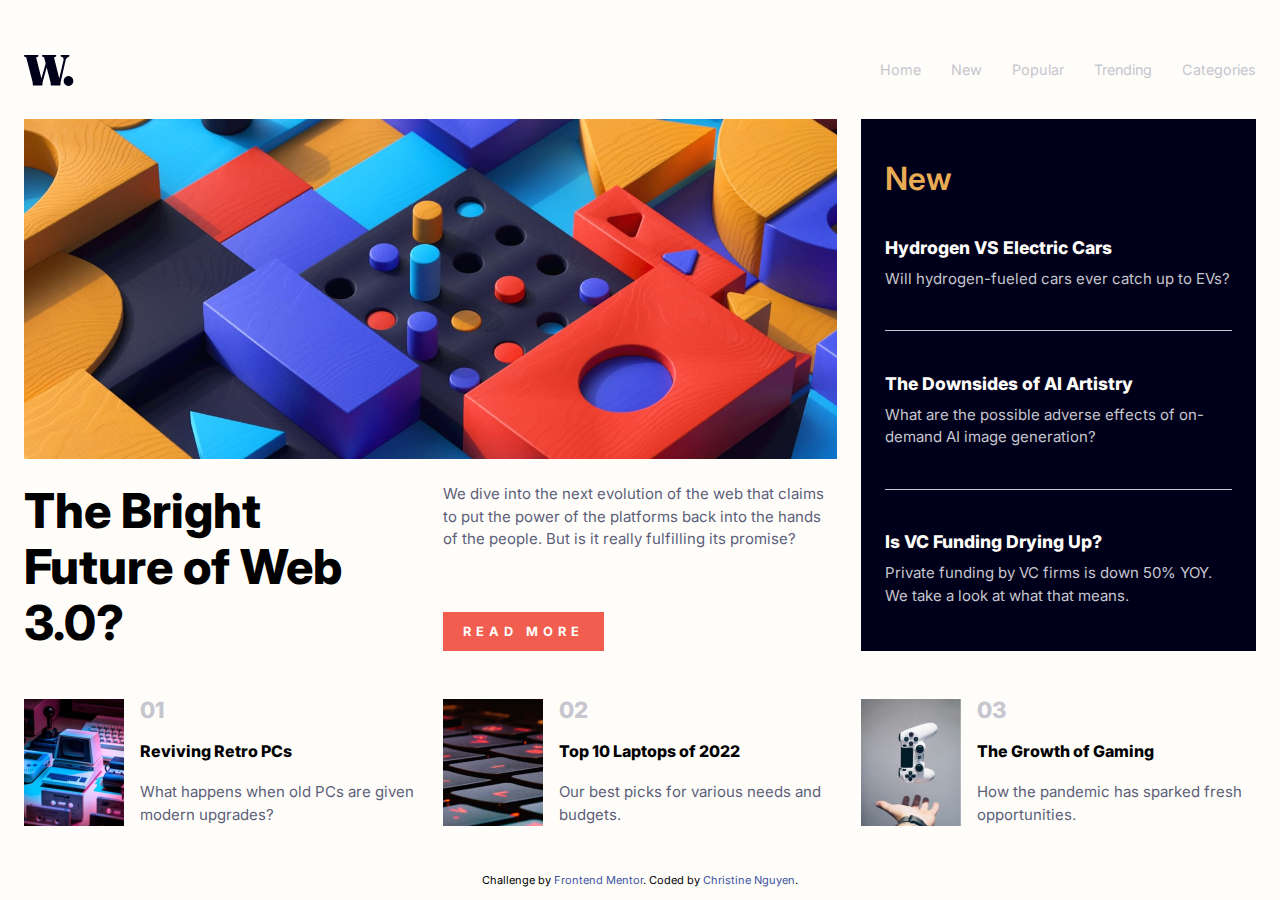
<file: index.html>
<!DOCTYPE html>
<html lang="en">

<head>
  <meta charset="UTF-8">
  <meta name="viewport" content="width=device-width, initial-scale=1.0"> <!-- displays site properly based on user's device -->
  <link rel="icon" type="image/png" sizes="32x32" href="./assets/images/favicon-32x32.png">
  <link href='index.css' rel='stylesheet'>

  <!-- custom Google font 
  convert available fonts to web friendly, optimised format
  -->
  <link rel="preconnect" href="https://fonts.googleapis.com">
  <link rel="preconnect" href="https://fonts.gstatic.com" crossorigin>
  <link href="https://fonts.googleapis.com/css2?family=Inter:wght@400;700;800&display=swap" rel="stylesheet">


  <title>Frontend Mentor | News homepage</title>
</head>

<body>

  
  <div class="content">

    <nav>
      <a class="home" href="https://chrispycrust.github.io/news-homepage/">
        <img class="logo" src="./assets/images/logo.svg" alt="" width="" height="" />
        <!--<h1>W.
        </h1>-->
      </a>

      <button class="nav-expander">
        <img src="./assets/images/icon-menu.svg" alt="" width="" height="" />
      </button>

      <ul>
        <a href="#"><li>Home
        </li></a>
        <a href="#"><li>New
        </li></a>
        <a href="#"><li>Popular
        </li></a>
        <a href="#"><li>Trending
        </li></a>
        <a href="#"><li>Categories
        </li></a>
      </ul>

      <div class="mobile-menu">
        <button class="nav-close">
          <img src="./assets/images/icon-menu-close.svg" alt="" width="" height="" />
        </button>
  
        <ul>
          <a href="#"><li>Home
          </li></a>
          <a href="#"><li>New
          </li></a>
          <a href="#"><li>Popular
          </li></a>
          <a href="#"><li>Trending
          </li></a>
          <a href="#"><li>Categories
          </li></a>
        </ul>
      </div>

    </nav>

    <div class="screen"></div>
    
    <main>
      <!--
              <img 
        srcset="./assets/images/image-web-3-desktop.jpg 686w, ./assets/images/image-web-3-desktop.jpg 1460w"
        sizes ="(max-width: 520px) 520px, 900px" 
        src="./assets/images/image-web-3-mobile.jpg" 
        alt="filler text" />
              -->
      <picture>
        <source media="(max-width: 520px)" srcset="./assets/images/image-web-3-mobile.jpg" />
        <source media="(min-width: 520px)" srcset="./assets/images/image-web-3-desktop.jpg" />
        <img src="./assets/images/image-web-3-desktop.jpg" alt="filler text" />
      </picture>
      <h2> 
        The Bright Future of Web 3.0?
      </h2>
      <div class="main-summary">
          <p>
              We dive into the next evolution of the web that claims to put the power of the platforms back into the hands of the people. But is it really fulfilling its promise?
          </p>
          <button type="button"><a href="">READ MORE
          </a></button>
      </div>
    </main>
    
    <section class="new">
          <h3>
            New
          </h3>
          <a href="">
            <article> 
              <h4>
                Hydrogen VS Electric Cars
              </h4>
              <p>
                Will hydrogen-fueled cars ever catch up to EVs?
              </p>
            </article>
          </a>
          <div class="border-bottom"></div>
          <a href="">
            <article>
              <h4>
                The Downsides of AI Artistry
              </h4>
              <p>
                What are the possible adverse effects of on-demand AI image generation?
              </p>
            </article>
          </a>
          <div class="border-bottom"></div>
          <a href="">
            <article>
              <h4>
                Is VC Funding Drying Up?
              </h4>
              <p>
                Private funding by VC firms is down 50% YOY. We take a look at what that means.
              </p>
            </article>
          </a>
    </section>

    <div class="divider"></div>

    <section class="other">
        <a href="">
            <article>
              <img src="./assets/images/image-retro-pcs.jpg" alt="" width="" height="">
              <div class="other-summary">
                <h5>
                  01
                </h5>
                <h6>
                  Reviving Retro PCs
                </h6>
                <p>
                  What happens when old PCs are given modern upgrades?
                </p>
              </div>  
            </article>
        </a> 

        <a href="">
            <article>
              <img src="./assets/images/image-top-laptops.jpg" alt="" width="" height="">
              <div class="other-summary">
                <h5>
                  02
                </h5>
                <h6>
                  Top 10 Laptops of 2022
                </h6>
                <p>
                  Our best picks for various needs and budgets.
                </p>
              </div>  
            </article>
        </a> 
      
        <a href="">
            <article>
              <img src="./assets/images/image-gaming-growth.jpg" alt="" width="" height="">
              <div class="other-summary">
                <h5>
                  03
                </h5>
                <h6>
                  The Growth of Gaming
                </h6>
                <p>
                  How the pandemic has sparked fresh opportunities.
                </p>
              </div>
            </article>
        </a>  
    </section>
  </div>

  <aside>
    Challenge by <a href="https://www.frontendmentor.io?ref=challenge" target="_blank">Frontend Mentor</a>. 
    Coded by <a href="#">Christine Nguyen</a>.
  </aside>

  <script src="index.js"></script>
  
</body>

<!--
-->

</html>
</file>
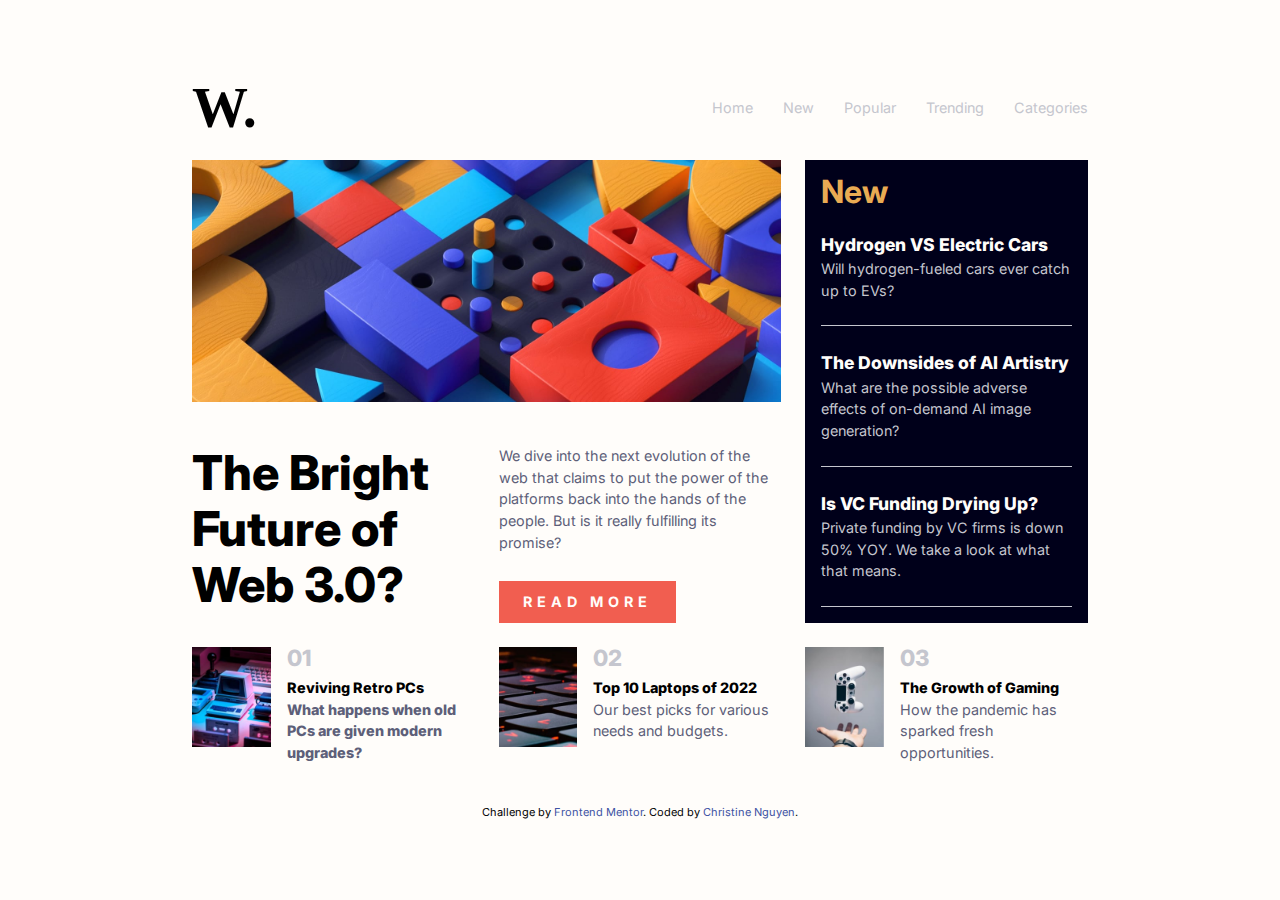
<file: index-2.html>
<!DOCTYPE html>
<html lang="en">

<head>
  <meta charset="UTF-8">
  <meta name="viewport" content="width=device-width, initial-scale=1.0"> <!-- displays site properly based on user's device -->
  <link rel="icon" type="image/png" sizes="32x32" href="./assets/images/favicon-32x32.png">
  <link href='index-grid-2.css' rel='stylesheet'>

  <!-- custom Google font 
  convert available fonts to web friendly, optimised format
  -->
  <link rel="preconnect" href="https://fonts.googleapis.com">
  <link rel="preconnect" href="https://fonts.gstatic.com" crossorigin>
  <link href="https://fonts.googleapis.com/css2?family=Inter:wght@400;700;800&display=swap" rel="stylesheet">


  <title>Frontend Mentor | News homepage</title>
</head>

<body>

  <div class="content">
    <nav>
      <a class="home" href="">
        <h1>W.
        </h1>
      </a>
      <ul>
        <a href=""><li>Home
        </li></a>
        <a href=""><li>New
        </li></a>
        <a href=""><li>Popular
        </li></a>
        <a href=""><li>Trending
        </li></a>
        <a href=""><li>Categories
        </li></a>
      </ul>
    </nav>
  
    <main>
      <img src="./assets/images/image-web-3-desktop.jpg" alt="" width="" height="">
    </main>

    <h2 class="main-title">
        The Bright Future of Web 3.0?
    </h2>
    <div class="main-summary">
        <p>
            We dive into the next evolution of the web that claims to put the power of the platforms back into the hands of the people. 
            But is it really fulfilling its promise?
        </p>
        <a href="">
            <button type="button">READ MORE
           </button>
        </a>
    </div>
    
    <section class="new">
          <h3>
            New
          </h3>
          <a href="">
            <article> 
              <h4>
                Hydrogen VS Electric Cars
              </h4>
              <p>
                Will hydrogen-fueled cars ever catch up to EVs?
              </p>
            </article>
          </a>
          
          <a href="">
            <article>
              <h4>
                The Downsides of AI Artistry
              </h4>
              <p>
                What are the possible adverse effects of on-demand AI image generation?
              </p>
            </article>
          </a>
    
          <a href="">
            <article>
              <h4>
                Is VC Funding Drying Up?
              </h4>
              <p>
                Private funding by VC firms is down 50% YOY. We take a look at what that means.
              </p>
            </article>
          </a>
    </section>
  
<!--     <section class="other"> -->
    <a href="">
        <article class="other-1">
          <img src="./assets/images/image-retro-pcs.jpg" alt="" width="" height="">
          <div class="other-summary">
            <h5>
              01
            </h5>
            <h6>
              Reviving Retro PCs
            <p>
              What happens when old PCs are given modern upgrades?
            </p>
          </div>  
        </article>
      </a> 

      <a href="">
        <article class="other-2">
          <img src="./assets/images/image-top-laptops.jpg" alt="" width="" height="">
          <div class="other-summary">
            <h5>
              02
            </h5>
            <h6>
              Top 10 Laptops of 2022
            </h6>
            <p>
              Our best picks for various needs and budgets.
            </p>
          </div>  
        </article>
      </a> 
  
      <a href="">
        <article class="other-3">
          <img src="./assets/images/image-gaming-growth.jpg" alt="" width="" height="">
          <div class="other-summary">
            <h5>
              03
            </h5>
            <h6>
              The Growth of Gaming
            </h6>
            <p>
              How the pandemic has sparked fresh opportunities.
            </p>
          </div>
        </article>
      </a>  
<!--    </section> -->

    <aside>
      Challenge by <a href="https://www.frontendmentor.io?ref=challenge" target="_blank">Frontend Mentor</a>. 
      Coded by <a href="#">Christine Nguyen</a>.
    </aside>
  </div>
  
</body>

<!--
-->

</html>
</file>
<file: index.css>
/*------------------------------------------------------------
|                          DEBUGGING                          |
--------------------------------------------------------------

body { 
    background: red;
}

.content {
    border: 1px solid red;
}

nav {
    background: rgb(248, 198, 104);
}

nav ul {
    background: chartreuse;
}

nav ul a li {
    border: 1px solid salmon;
}

nav ul a {
    background: blue;
}

main { 
    background: yellow;
}

section {
    background: teal;
}

article {
    background: rgb(106, 175, 202);
}

h2 {
    background: salmon;
}

nav {
    background: blue;
}

.nav-expander {
    background: green;
}

*/

/*------------------------------------------------------------
|                           GLOBALS                           |
--------------------------------------------------------------*/

:root {
    --primary: hsl(36, 100%, 99%);
    --new-section: hsl(35, 77%, 62%); /* soft orange */
    --links: hsl(5, 85%, 63%); /* soft red */
    --soft: hsl(233, 8%, 79%); /* grayish blue */
    --text: hsl(236, 13%, 42%); /* dark grayish blue */
    --secondary: hsl(240, 100%, 5%); /* very dark blue */
}

/* borrowed off Josh Comeau */

*, *::before, *::after {
    box-sizing: border-box;
}

* {
    margin: 0;
    padding: 0;
}
  
html {
    height: 100%;
}
  
body {
    line-height: 1.5;
    -webkit-font-smoothing: antialiased;
    font-size: 0.9375rem; /* 15 px equivalent */
}
  
img, picture, video, canvas, svg {
    display: block;
    max-width: 100%;
}
  
input, button, textarea, select {
    font: inherit;
}

p, h1, h2, h3, h4, h5, h6 {
    overflow-wrap: break-word;
}

#root, #__next {
    isolation: isolate;
}

/* other suggested global styles from Codecademy full stack pathway */

html {
    font-size: 100%; 
}

/* my own defaults */

a {
    text-decoration: none; /* get rid of link underlines */
}

/*------------------------------------------------------------
|                            MOBILE                           |
--------------------------------------------------------------*/

body {
    font-family: 'Inter', /* find another font fall-back before sans serif */ sans-serif;
    display: flex;
    flex-direction: column;
    justify-content: center;
    align-items: center;
    /* initially had place content which only works if the value of both justify-content and align-content are center */
    background-color: var(--primary);
    min-height: 100%;
}

.content {
    display: grid;
    grid-auto-flow: row;
    gap: 24px;
    padding: 24px 0;
    margin: auto 24px;
    height: fit-content;
}

nav {
    display: flex;
    flex-direction: row;
    justify-content: space-between;
    align-items: center;
    z-index: 1;
}

.logo {
    width: 50px;
    height: 50px;
    object-fit: contain;
}

.home:hover .logo { /* hover over parent, but animate the child */
    transform: translateY(-5px);
}

nav ul {
    display: none; /* hide tablet and desktop menu version */
}

.mobile-menu {
    position: fixed;
    height: 100%;
    width: 65%;
    padding: 24px;
    top: 0;
    right: -65%; /* offset menu when not called to prepare for animation */
    background-color: var(--primary);
    transition: transform ease-in-out 300ms;
}

.clicked {
    transform: translateY(5px);
    transition: transform ease-in 10ms;
}

.display-menu {
    transform: translateX(-100%); /* shift menu in by its own width */
    display: flex;
    flex-direction: column;
}

nav button {
    cursor: pointer;
    background: none;
    margin: 0;
}

button.nav-close {
    position: relative;
    margin: 10px 0 80px 0;
    transition: transform ease-in 10ms;
}

button.nav-close img {
    position: absolute;
    top: 0;
    right: 0;
}

.screen {
    position: fixed;
    background: black;
    height: 100%;
    width: 200%;
    top: 0;
    opacity: 0;
    transform: translateX(-100%);
    margin-left: -200px;
    transition: ease 500ms;
}    

.show {
    transform: translateX(0);
    opacity: 0.5;
}

.mobile-menu ul {
    display: flex;
    flex-direction: column;
    list-style: none;  
    font-size: 1.2rem;
}

.mobile-menu ul li {
    padding-top: 10px;
    padding-bottom: 10px;
    color: var(--secondary);
}

nav a li:hover,
nav a li:focus {
    color: var(--links);
}

a img {
    display: flex;
    align-content: center;
}

nav img,
.logo,
nav a li,
button a,
section.new a article h4,
a article .other-summary h6 {
    transition: ease 150ms;
}

h2 { 
    font-size: 2.5rem;
    line-height: 3rem;
    font-weight: 800;
}

h3 { /* applied to "new" section heading */
    font-size: 2rem;
    line-height: 2rem;
    padding-bottom: 24px;
    font-weight: 600;
    color: var(--new-section);
}

h4 { /* new section article headings */
    font-size: 1.1rem;
    line-height: 1.5rem;
    padding-bottom: 0.5rem;
    font-weight: 800;
    color: hsl(36, 100%, 99%);
}

h5 { /* other section numbers ? unsure if these have semantic meaning */ 
    font-size: 1.4rem;
    line-height: 1.4rem;
    font-weight: 800; /* ? need to double check this weight */
    color: var(--soft);
}

h6 { /* other section headings */
    font-size: 1rem;
    font-weight: 800; /* ? need to double check this weight */
    color: black;
}

p {
    color: hsl(236, 13%, 42%);
}

button {
    display: flex;
    border: none;
    margin-top: 24px;
}

button a {
    font-size: 0.8rem;
    color: hsl(36, 100%, 99%);
    letter-spacing: 5px;
    font-weight: 700;
    padding: 10px 20px;
    background-color: var(--links);
    transition: ease 150ms;
}

button a:hover {
    background: var(--secondary);
}

main {
    display: contents;
}

main img { 
    height: calc(100vw - 48px); /* ? not sure if specifying dimension is ok, how to make height same as width of mobile screen */
    /* how to swap out images in html doc? unless i use image as background in css? */
    object-fit: cover;
}

section.new {
    background: var(--secondary);
    margin-top: 24px;
    padding: 24px;
    display: flex;
    flex-direction: column;
    justify-content: space-around;
}

section.new a article:hover h4 { /* targeting titles of section "new" when we hover over the entire article block */
    color: var(--new-section);
}

section.new p {
    color: var(--soft);
}

section.new .border-bottom {
    border-bottom: 1px solid var(--soft);
    padding-top: 24px;
    margin-bottom: 24px;
}

section.other article {
    margin: 24px 0px;
    display: flex;
    flex-direction: row;
    overflow: hidden;
    text-overflow: ellipsis;
}

section.other article:last-child { 
    margin-bottom: 0;
}

.other-summary {
    display: flex;
    flex-direction: column;
    justify-content: space-between;  
}

a article:hover .other-summary h6 { /* targeting titles of section "new" when we hover over the entire article block */
    color:hsl(5, 85%, 63%);
}

section.other img {
    width: 100px;
    object-fit: cover;
}

.other-summary {
    margin-left: 16px;
}

.divider { /* extra spacing between "other" section and top two */
    display: none;
}

aside { 
    font-size: 11px; 
    text-align: center; 
    padding-bottom: 12px;
}

aside a { 
    color: hsl(228, 45%, 44%); 
}

/*------------------------------------------------------------
|                            TABLET                           |
--------------------------------------------------------------*/

@media (min-width: 520px) {
    
    .content {
        grid-template-columns: 1fr 1fr;
    } 

    .nav-wrapper {
        display: block;
        position: static;
    }

    .mobile-menu,
    .nav-expander {
        display: none;
    }

    h2 {
        font-size: 3rem;
        line-height: 3rem;
        grid-column: 1 / 2;
        grid-row: 3 / 4;
    }

    nav {
        grid-column: 1 / -1;
        grid-row: 1 / 2;
        display: flex;
        flex-direction: row;
        justify-content: space-between;
    }

    .menu-expanded {
        display: none;
    }

    .screen {
        display: none;
    }

    nav ul {
        display: flex;
        flex-direction: row;
        list-style: none;
        background: none;
        align-items: center;      
        font-size: 0.9rem;
        margin-right: -10px; /* get last item in list to align with end of  "new" section */
    }

    nav ul a li {
        padding: 0 10px;
        color: var(--soft);
        margin-left: 10px;
    }

    nav ul:last-child {
        padding-right: 0px;
    }
    
    picture {
        display: contents;
    }

    main img {
        grid-column: 1 / -1;
        grid-row: 2 / 3;
        height: 100%;
    }

    .main-summary {
        grid-column: 2 / 3;
        grid-row: 3 / 4;
        display: flex;
        flex-direction: column;
        justify-content: space-between;
        align-items: start;
    }

    section.new {
        margin-top: 24px;
        grid-column: 1 / 2;
        grid-row: 4 / 5;
    }

    section.other {
        grid-column: 2 / -1;
        grid-row: 4 / 5;
        display: flex;
        flex-direction: column;
    }

    section.other article {
        margin-bottom: 24px;
    }

}

/*------------------------------------------------------------
|                        1280px DESKTOP                       |
--------------------------------------------------------------*/

@media (min-width: 1000px) {

    .content {
        grid-template-columns: 1fr 1fr 1fr;
        max-width: 1280px;
    }

    h2 {
        grid-column: 1 / 2;
        grid-row: 3 / 4;
        line-height: 3.5rem;
        padding-right: 20px;
    }

    h3 {
        padding-bottom: 0px;
    }

    source {
        display: none;
    }

    main img {
        grid-column: 1 / 3;
        grid-row: 2 / 3;
        min-height: 340px; /* close to max size that image grows to on tablet to minimise sudden changes */
    }

    .main-summary {
        grid-column: 2 / 3;
        grid-row: 3 / 4;
    }

    section.new {
        margin-top: 0;
        grid-column: 3 / 4;
        grid-row: 2 / 4;
    }

    section.new .border-bottom {
        border-bottom: 1px solid var(--soft);
        padding-top: 0px;
        margin-bottom: 0px;
    } 

    .divider { /* extra spacing between "other" section and top two */
        display: block;
        grid-column: 1 / -1;
        grid-row: 4 / 5;
    }
    
    section.other {
        display: contents;
    }

    section.other a article {
        margin: 0;
        padding-bottom: 0;
    }

    aside {
        grid-column: 1 / 4;
        grid-row: 6 / 7;
    }

}


/*------------------------------------------------------------
|                        1920px DESKTOP                       |
--------------------------------------------------------------*/

@media (min-width: 1920px) {

    .content {
        max-width: 1400px;
    }

}

/*------------------------------------------------------------
|                        2560px DESKTOP                       |
--------------------------------------------------------------
multiply all mobile values by 1.25
*/

@media (min-width: 2560px) {

    .content {
        max-width: 1920px;
    }

    body {
        font-size: 1.171875rem;
        line-height: 1.875;
    }

    .logo {
        width: 62.5px;
        height: 62.5px;
    }

    nav ul {
        font-size: 1.171875rem;
    }

    nav ul a li {
        padding: 0 15px;
    }

    h2 { 
        font-size: 3.125rem;
        line-height: 3.75rem;
    }
    
    h3 { /* applied to "new" section heading */
        font-size: 3.125rem;
        line-height: 3.125rem;
        padding-bottom: 30.15625px;
    }
    
    h4 { /* new section article headings */
        font-size: 1.375rem;
        line-height: 1.875rem;
        padding-bottom: 0.5rem;
    }
    
    h5 { /* other section numbers ? unsure if these have semantic meaning */ 
        font-size: 1.75rem;
        line-height: 1.75rem;
    }
    
    h6 { /* other section headings */
        font-size: 1.25rem;
    }
    
    button a {
        font-size: 1rem;
        letter-spacing: 6.25px;
        padding: 12.5px 25px;
    }

    button {
        margin-top: 30px;
    }

    section.new {
        padding: 30px;
    }

    section.other img {
        width: 150px;
    }

    aside { 
        font-size:13.75px; 
    }

}

/*------------------------------------------------------------
|                         4k DESKTOP                         |
--------------------------------------------------------------
multiply all mobile values by 2 
*/

@media (min-width: 3840px) {

    .content {
        max-width: 3000px;
        gap: 48px;
        padding: 48px 0;
        margin: auto 48px;
    }

    body {
        font-size: 1.875rem;
        line-height: 3rem;
    }

    main img {
        min-height: 825px;
        object-fit: cover;
    }

    .logo {
        width: 100px;
        height: 100px;
    }

    nav ul {
        font-size: 2rem;
    }

    nav ul a li {
        padding: 0 20px;
    }

    h2 { 
        font-size: 5rem;
        line-height: 6.25rem;
    }
    
    h3 { /* applied to "new" section heading */
        font-size: 4rem;
        line-height: 6rem;
        padding-bottom: 24px;
    }
    
    h4 { /* new section article headings */
        font-size: 2.2rem;
        line-height: 3rem;
        padding-bottom: 1rem;
    }
    
    h5 { /* other section numbers ? unsure if these have semantic meaning */ 
        font-size: 2.8rem;
        line-height: 2.8rem;
    }
    
    h6 { /* other section headings */
        font-size: 2rem;
    }

    button {
        margin-top: 48px;
    }
    
    button a {
        font-size: 1.5rem;
        letter-spacing: 10px;
        padding: 20px 40px;
    }

    section.new {
        padding: 48px;
    }

    section.other img {
        width: 200px;
    }

    aside { 
        font-size: 22px; 
    }

}
</file>
<file: index-grid-2.css>
/*---------------------------------------------------------------
------------------------ DEBUGGING --------------------------
-----------------------------------------------------------------

.content {
    border: 1px solid red;
}

nav {
    background: rgb(248, 198, 104);
}

nav ul {
    background: chartreuse;
}

nav ul a li {
    border: 1px solid salmon;
}

nav ul a {
    background: blue;
}

main { 
    background: yellow;
}

article {
    background: rgb(106, 175, 202);
}
*/


/*---------------------------------------------------------------
------------------------ GLOBAL STYLES --------------------------
-----------------------------------------------------------------*/

/* borrowed off Josh Comeau */

*, *::before, *::after {
    box-sizing: border-box;
}

* {
    margin: 0;
    padding: 0;
}
  
html, body {
    height: 100%;
}
  
body {
    line-height: 1.5;
    -webkit-font-smoothing: antialiased;
    font-size: 0.9rem;
}
  
img, picture, video, canvas, svg {
    display: block;
    max-width: 100%;
}
  
input, button, textarea, select {
    font: inherit;
}

p, h1, h2, h3, h4, h5, h6 {
    overflow-wrap: break-word;
}

#root, #__next {
    isolation: isolate;
}

/* other suggested global styles from Codecademy full stack pathway */

html {
    font-size: 100%; 
}

/* my own defaults */

a {
    text-decoration: none; /* get rid of underline */
}

/*---------------------------------------------------------------
------------------------ MOBILE STYLE --------------------------
----------------------------------------------------------------- */

body {
    /* background: red; */
    font-family: 'Inter', /* find another font fall-back before sans serif */ sans-serif;
    display: flex;
    place-content: center;
    background-color: hsl(36, 100%, 99%);
}

.content { /* display in flow for mobile */
    /*
    display: grid;
    grid-gap: 24px;
    max-width: 100%;
     */
    margin: 0 20px; /* give more breathing room on both sides */
}

nav ul { /* hide navigation menu for mobile */
    display: none;
}

nav a li:hover {
    color: hsl(5, 85%, 63%);
}

h1 { /* semantically i think this is the most important in website as the logo */
    font-size: 2rem;
    line-height: 3.5rem;
    color: black;
    font-family: serif;
}

h2 { /* even though main content heading is larger than h1, semantically less important imho */
    font-size: 3rem;
    line-height: 3rem;
    font-weight: 800;
}

h3 { /* applied to "new" section heading */
    font-size: 2rem;
    line-height: 2rem;
    color: hsl(35, 77%, 62%);
}

h4 { /* new section article headings */
    font-size: 1.1rem;
    font-weight: 800;
    color: hsl(36, 100%, 99%);
}

h5 { /* other section numbers ? unsure if these have semantic meaning */ 
    font-size: 1.4rem;
    line-height: 1.4rem;
    font-weight: 800; /* ? need to double check this weight */
    color: hsl(233, 8%, 79%);
}

h6 { /* other section headings */
    font-size: 0.9rem;
    font-weight: 800; /* ? need to double check this weight */
    padding-top: 0.5rem;
    color: black;
}

p {
    color: hsl(236, 13%, 42%);
}

button {
    color: hsl(36, 100%, 99%);
    letter-spacing: 5px;
    font-weight: 700;
    background-color: hsl(5, 85%, 63%);
    border: none;
    padding: 10px 24px;
    cursor: pointer;
}

a button:hover {
    background: hsl(240, 100%, 5%);
}

.main-content {
    margin: 24px 0px;
}

main img { 
    height: 100vw; /* ? not sure if specifying dimension is ok, how to make height same as width of mobile screen */
    object-fit: cover;

    /* how to swap out images in html doc? unless i use image as background in css? */
}

main p {
    padding: 1rem 0px;
}

section.new {
    background: hsl(240, 100%, 5%);
    padding: 16px;
}

section.new a article {
    padding: 24px 0px;
    border-bottom: 1px solid hsl(233, 8%, 79%);
}

section.new a article:hover h4 { /* targeting titles of section "new" when we hover over the entire article block */
    color: hsl(35, 77%, 62%);
}

section.new { 
    border: 0;
}

section.new p {
    color: hsl(233, 8%, 79%);
}

section.other article {
    padding: 12px 0px;
    margin: 12px 0px;
    display: flex;
    flex-direction: row;
}

section.other a article:hover .other-summary h6 { /* targeting titles of section "new" when we hover over the entire article block */
    color:hsl(5, 85%, 63%);
}

section.other {
    margin-top: 48px;
}

section.other p {
    padding-top: 0.5rem;
}

section.other article:first-of-type {
    padding-top: 0px;
    margin-top: 0px;
}

.other-summary {
    margin-left: 16px;
}

section.other img {
    height: 100px;
}

aside { 
    margin-top: 16px;
    font-size: 11px; 
    text-align: center; 
}

aside a { 
    color: hsl(228, 45%, 44%); 
}

/*---------------------------------------------------------------
------------------------ DESKTOP --------------------------
-----------------------------------------------------------------*/

@media (min-width: 500px) {
    
    .content {
        display: grid;
        grid-template-columns: 1fr 1fr 1fr;
        max-width: 70%;
        gap: 24px;
        height: fit-content;
        margin-top: auto;
        margin-bottom: auto;
    }

    .main-content-more p {
        background: orange;
        padding: 0;
    }

    h1 {
        font-size: 3.5rem;
        line-height: 3.5rem;
    }

    h2 {
        padding-right: 20px;
    }
    
    nav {
        grid-column: 1 / 4;
        grid-row: 1 / 2;
        display: flex;
        flex-direction: row;
        justify-content: space-between;
    }
    
    nav ul {
        display: flex;
        align-items: center;
        list-style: none;        
        font-size: 0.9rem;
        margin-right: -10px;
    }
    
    nav ul a li {
        padding: 0 10px;
        color: hsl(233, 8%, 79%);
        margin-left: 10px;
    }

    nav ul:last-child {
        padding-right: 0px;
    }

    main {
        grid-column: 1 / 3;
        grid-row: 2 / 4;
    }

    main img {
        grid-column: 1 / 3;
        grid-row: 2 / 3;
        object-fit: contain;
        height: fit-content;
    }

    .main-title {
        grid-column: 1 / 2;
        grid-row: 4 / 5;
        line-height: 3.5rem;
    }

    .main-summary {
        grid-column: 2 / 3;
        grid-row: 4 / 5;
        display: flex;
        flex-direction: column;
        justify-content: space-between;
    }

    section.new {
        grid-column: 3 / 4;
        grid-row: 2 / 5;
    }

    article.other-1, 
    article.other-2,
    article.other-3 {
      display: flex;
      flex-direction: row;  
    }

    img {
        height: 100px;
    }

    article.other-1 {
        grid-column: 1 / 2;
        grid-row: 5 / 6;
    }

    article.other-2 {
        grid-column: 2 / 3;
        grid-row: 5 / 6;
    }

    article.other-3 {
        grid-column: 3 / 4;
        grid-row: 5 / 6;
    }

    aside {
        grid-column: 1 / 4;
        grid-row: 6 / 7;
    }

}
</file>
